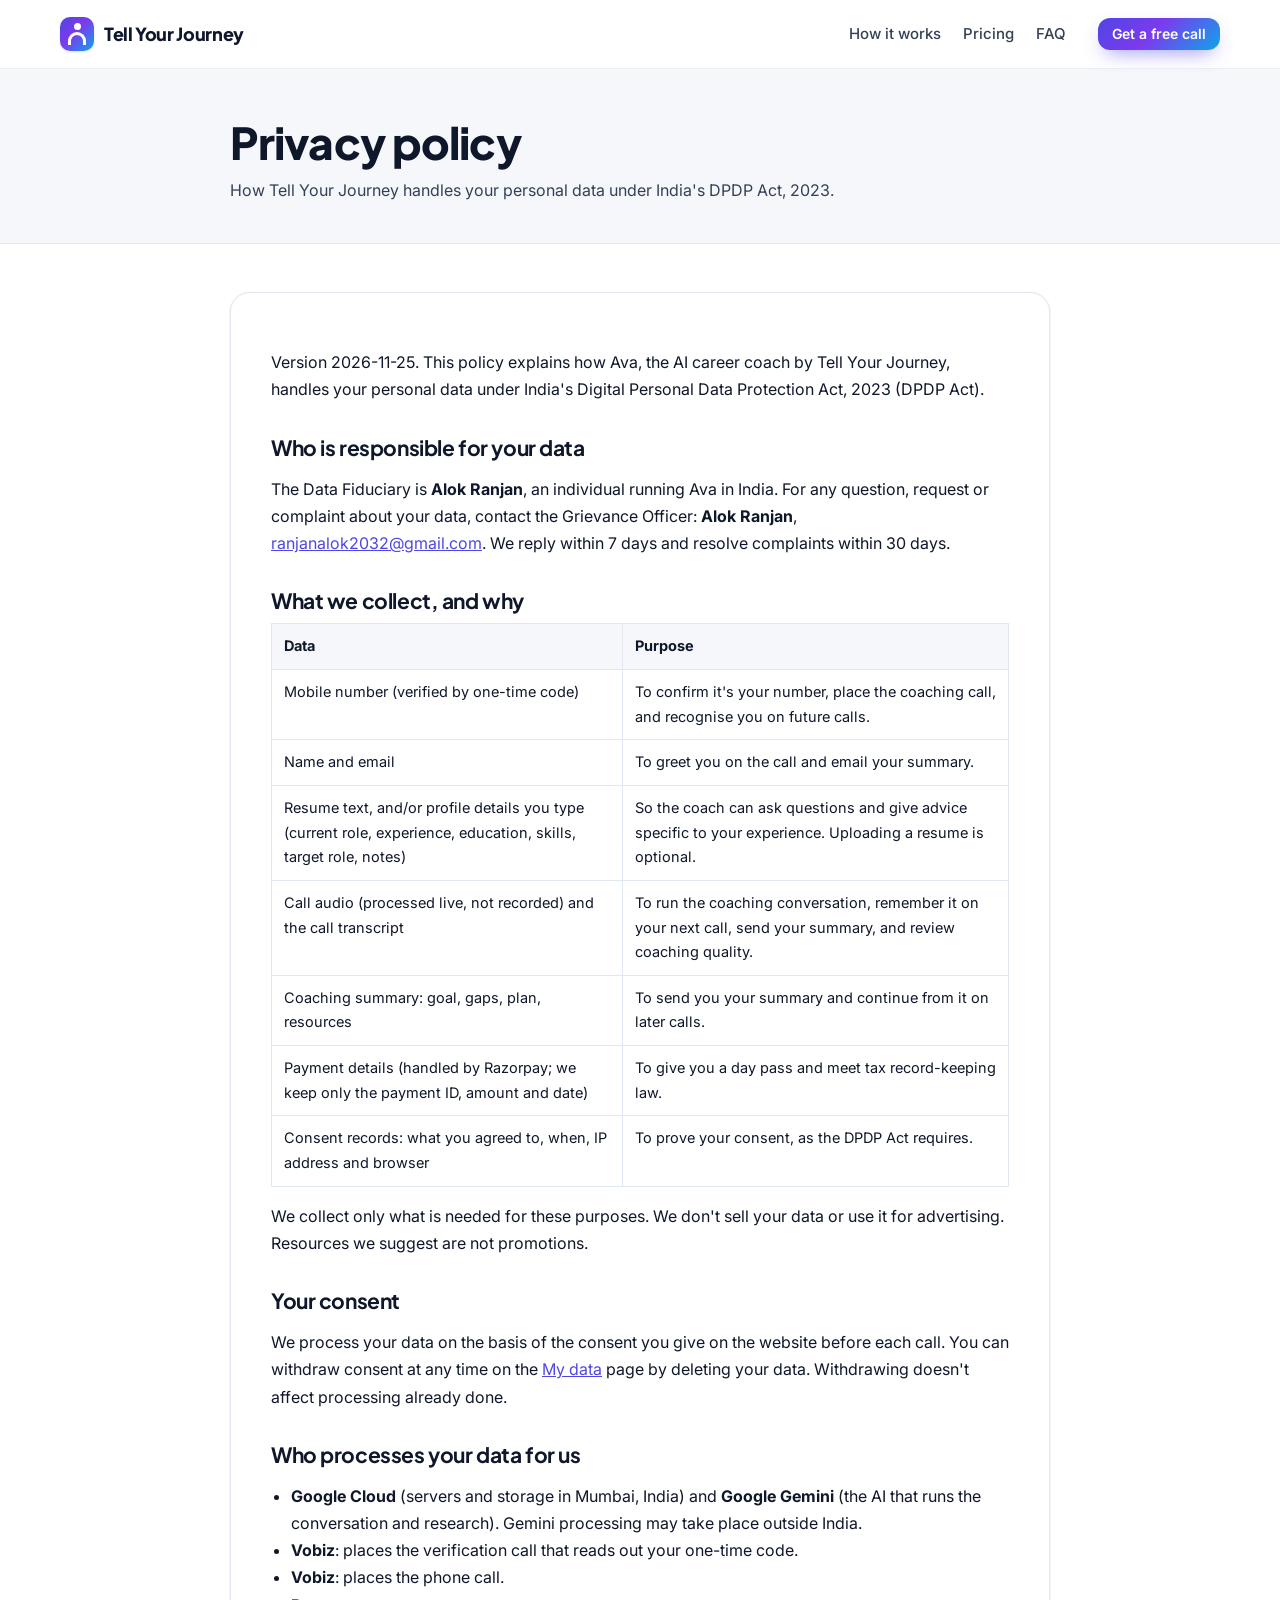
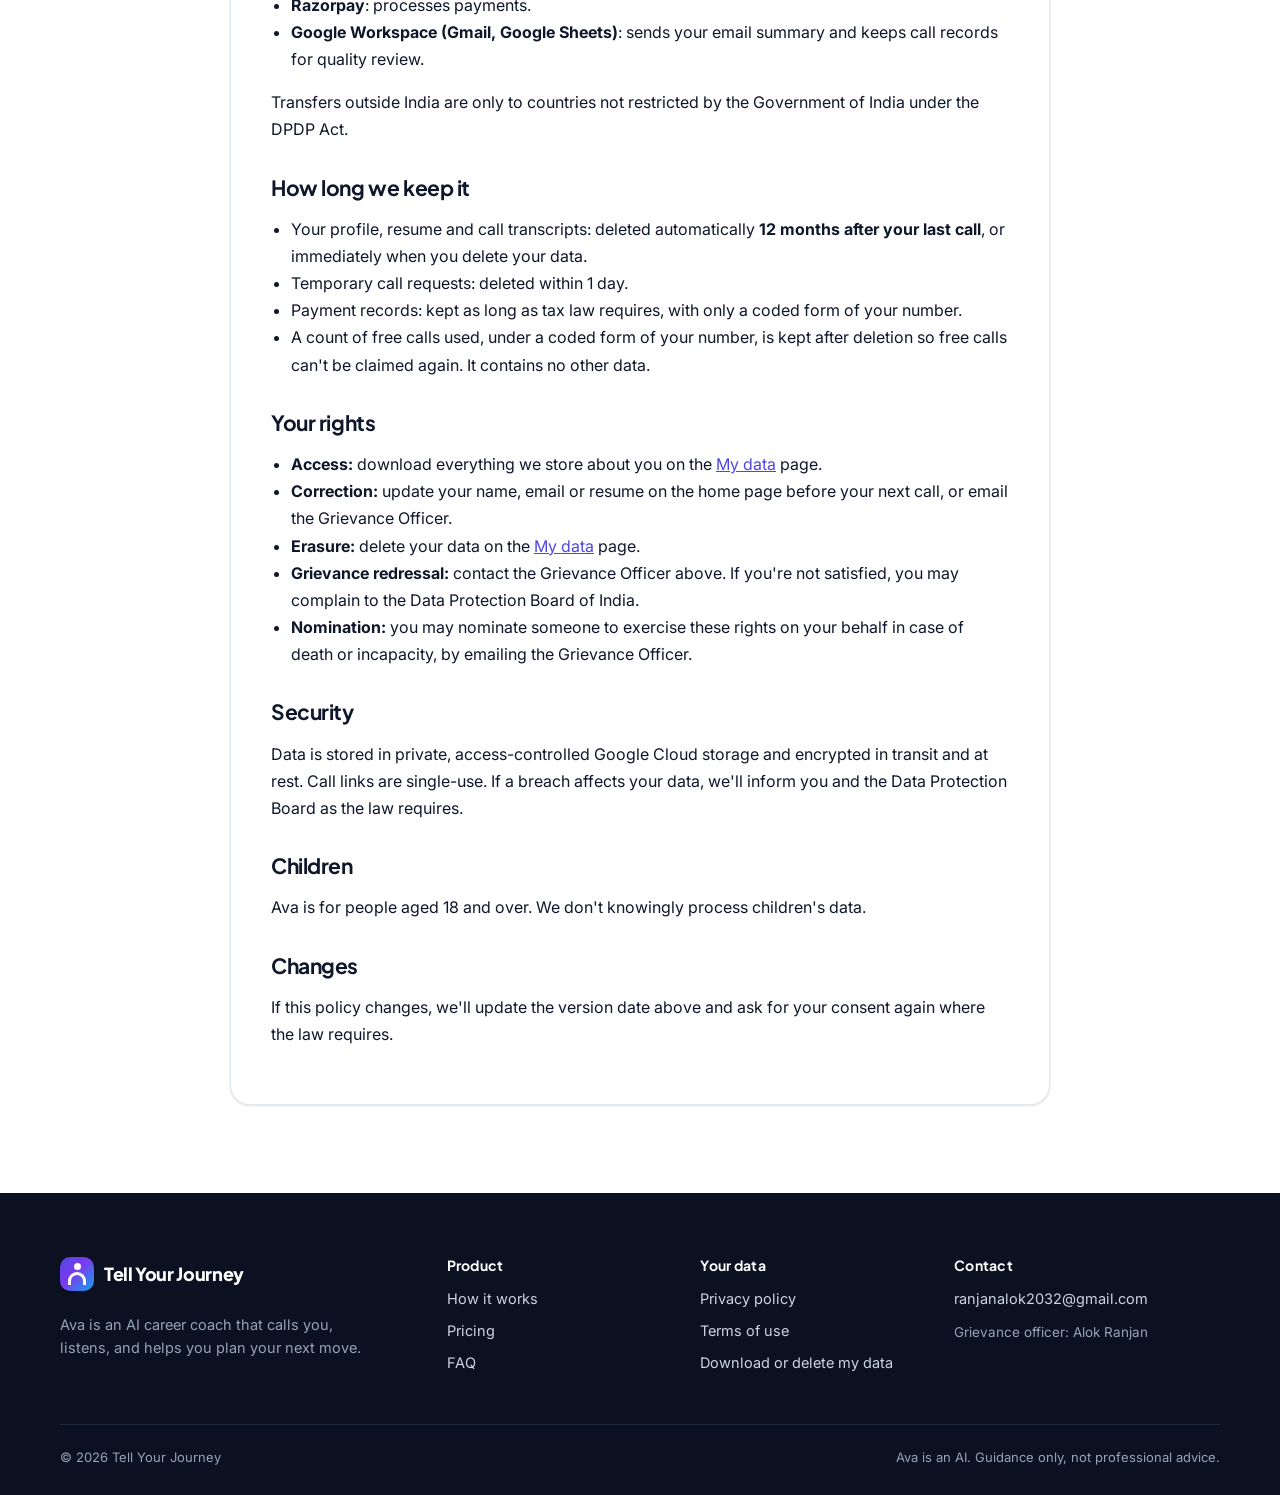
<file: static/privacy.html>
<!DOCTYPE html>
<html lang="en">
<head>
  <meta charset="utf-8">
  <meta name="viewport" content="width=device-width, initial-scale=1">
  <title>Privacy policy · Tell Your Journey</title>
  <link rel="preconnect" href="https://fonts.googleapis.com">
  <link rel="preconnect" href="https://fonts.gstatic.com" crossorigin>
  <link href="https://fonts.googleapis.com/css2?family=Inter:wght@400;500;600;700&family=Plus+Jakarta+Sans:wght@600;700;800&display=swap" rel="stylesheet">
  <link rel="stylesheet" href="/static/style.css">
</head>
<body>
  <header class="site-header">
    <div class="wrap header-inner">
      <a class="brand" href="/" aria-label="Tell Your Journey home"><span class="brand-mark" aria-hidden="true"></span><span class="brand-text">Tell Your Journey</span></a>
      <nav class="nav" aria-label="Main"><a href="/#how">How it works</a><a href="/#pricing">Pricing</a><a href="/#faq">FAQ</a></nav>
      <a class="btn btn-primary btn-sm" href="/#start">Get a free call</a>
    </div>
  </header>
  <section class="page-hero"><div class="wrap narrow"><h1>Privacy policy</h1><p>How Tell Your Journey handles your personal data under India's DPDP Act, 2023.</p></div></section>
  <main class="page"><div class="wrap narrow"><div class="page-card legal">
    <p>Version 2026-11-25. This policy explains how Ava, the AI career coach by Tell Your Journey, handles your personal data under India's Digital Personal Data Protection Act, 2023 (DPDP Act).</p>

    <h2>Who is responsible for your data</h2>
    <p>The Data Fiduciary is <b>Alok Ranjan</b>, an individual running Ava in India. For any question, request or complaint about your data, contact the Grievance Officer: <b>Alok Ranjan</b>, <a href="mailto:ranjanalok2032@gmail.com">ranjanalok2032@gmail.com</a>. We reply within 7 days and resolve complaints within 30 days.</p>

    <h2>What we collect, and why</h2>
    <table>
      <tr><th>Data</th><th>Purpose</th></tr>
      <tr><td>Mobile number (verified by one-time code)</td><td>To confirm it's your number, place the coaching call, and recognise you on future calls.</td></tr>
      <tr><td>Name and email</td><td>To greet you on the call and email your summary.</td></tr>
      <tr><td>Resume text, and/or profile details you type (current role, experience, education, skills, target role, notes)</td><td>So the coach can ask questions and give advice specific to your experience. Uploading a resume is optional.</td></tr>
      <tr><td>Call audio (processed live, not recorded) and the call transcript</td><td>To run the coaching conversation, remember it on your next call, send your summary, and review coaching quality.</td></tr>
      <tr><td>Coaching summary: goal, gaps, plan, resources</td><td>To send you your summary and continue from it on later calls.</td></tr>
      <tr><td>Payment details (handled by Razorpay; we keep only the payment ID, amount and date)</td><td>To give you a day pass and meet tax record-keeping law.</td></tr>
      <tr><td>Consent records: what you agreed to, when, IP address and browser</td><td>To prove your consent, as the DPDP Act requires.</td></tr>
    </table>
    <p>We collect only what is needed for these purposes. We don't sell your data or use it for advertising. Resources we suggest are not promotions.</p>

    <h2>Your consent</h2>
    <p>We process your data on the basis of the consent you give on the website before each call. You can withdraw consent at any time on the <a href="/my-data">My data</a> page by deleting your data. Withdrawing doesn't affect processing already done.</p>

    <h2>Who processes your data for us</h2>
    <ul>
      <li><b>Google Cloud</b> (servers and storage in Mumbai, India) and <b>Google Gemini</b> (the AI that runs the conversation and research). Gemini processing may take place outside India.</li>
      <li><b>Vobiz</b>: places the verification call that reads out your one-time code.</li>
      <li><b>Vobiz</b>: places the phone call.</li>
      <li><b>Razorpay</b>: processes payments.</li>
      <li><b>Google Workspace (Gmail, Google Sheets)</b>: sends your email summary and keeps call records for quality review.</li>
    </ul>
    <p>Transfers outside India are only to countries not restricted by the Government of India under the DPDP Act.</p>

    <h2>How long we keep it</h2>
    <ul>
      <li>Your profile, resume and call transcripts: deleted automatically <b>12 months after your last call</b>, or immediately when you delete your data.</li>
      <li>Temporary call requests: deleted within 1 day.</li>
      <li>Payment records: kept as long as tax law requires, with only a coded form of your number.</li>
      <li>A count of free calls used, under a coded form of your number, is kept after deletion so free calls can't be claimed again. It contains no other data.</li>
    </ul>

    <h2>Your rights</h2>
    <ul>
      <li><b>Access:</b> download everything we store about you on the <a href="/my-data">My data</a> page.</li>
      <li><b>Correction:</b> update your name, email or resume on the home page before your next call, or email the Grievance Officer.</li>
      <li><b>Erasure:</b> delete your data on the <a href="/my-data">My data</a> page.</li>
      <li><b>Grievance redressal:</b> contact the Grievance Officer above. If you're not satisfied, you may complain to the Data Protection Board of India.</li>
      <li><b>Nomination:</b> you may nominate someone to exercise these rights on your behalf in case of death or incapacity, by emailing the Grievance Officer.</li>
    </ul>

    <h2>Security</h2>
    <p>Data is stored in private, access-controlled Google Cloud storage and encrypted in transit and at rest. Call links are single-use. If a breach affects your data, we'll inform you and the Data Protection Board as the law requires.</p>

    <h2>Children</h2>
    <p>Ava is for people aged 18 and over. We don't knowingly process children's data.</p>

    <h2>Changes</h2>
    <p>If this policy changes, we'll update the version date above and ask for your consent again where the law requires.</p>
  </div></div></main>
  <footer class="site-footer">
    <div class="wrap footer-grid">
      <div><a class="brand" href="/"><span class="brand-mark" aria-hidden="true"></span><span class="brand-text">Tell Your Journey</span></a>
        <p class="footer-note">Ava is an AI career coach that calls you, listens, and helps you plan your next move.</p></div>
      <div><h4>Product</h4><a href="/#how">How it works</a><a href="/#pricing">Pricing</a><a href="/#faq">FAQ</a></div>
      <div><h4>Your data</h4><a href="/privacy">Privacy policy</a><a href="/terms">Terms of use</a><a href="/my-data">Download or delete my data</a></div>
      <div><h4>Contact</h4><a href="mailto:ranjanalok2032@gmail.com">ranjanalok2032@gmail.com</a><span class="muted">Grievance officer: Alok Ranjan</span></div>
    </div>
    <div class="wrap footer-bottom"><span>© 2026 Tell Your Journey</span><span>Ava is an AI. Guidance only, not professional advice.</span></div>
  </footer>
</body>
</html>
</file>
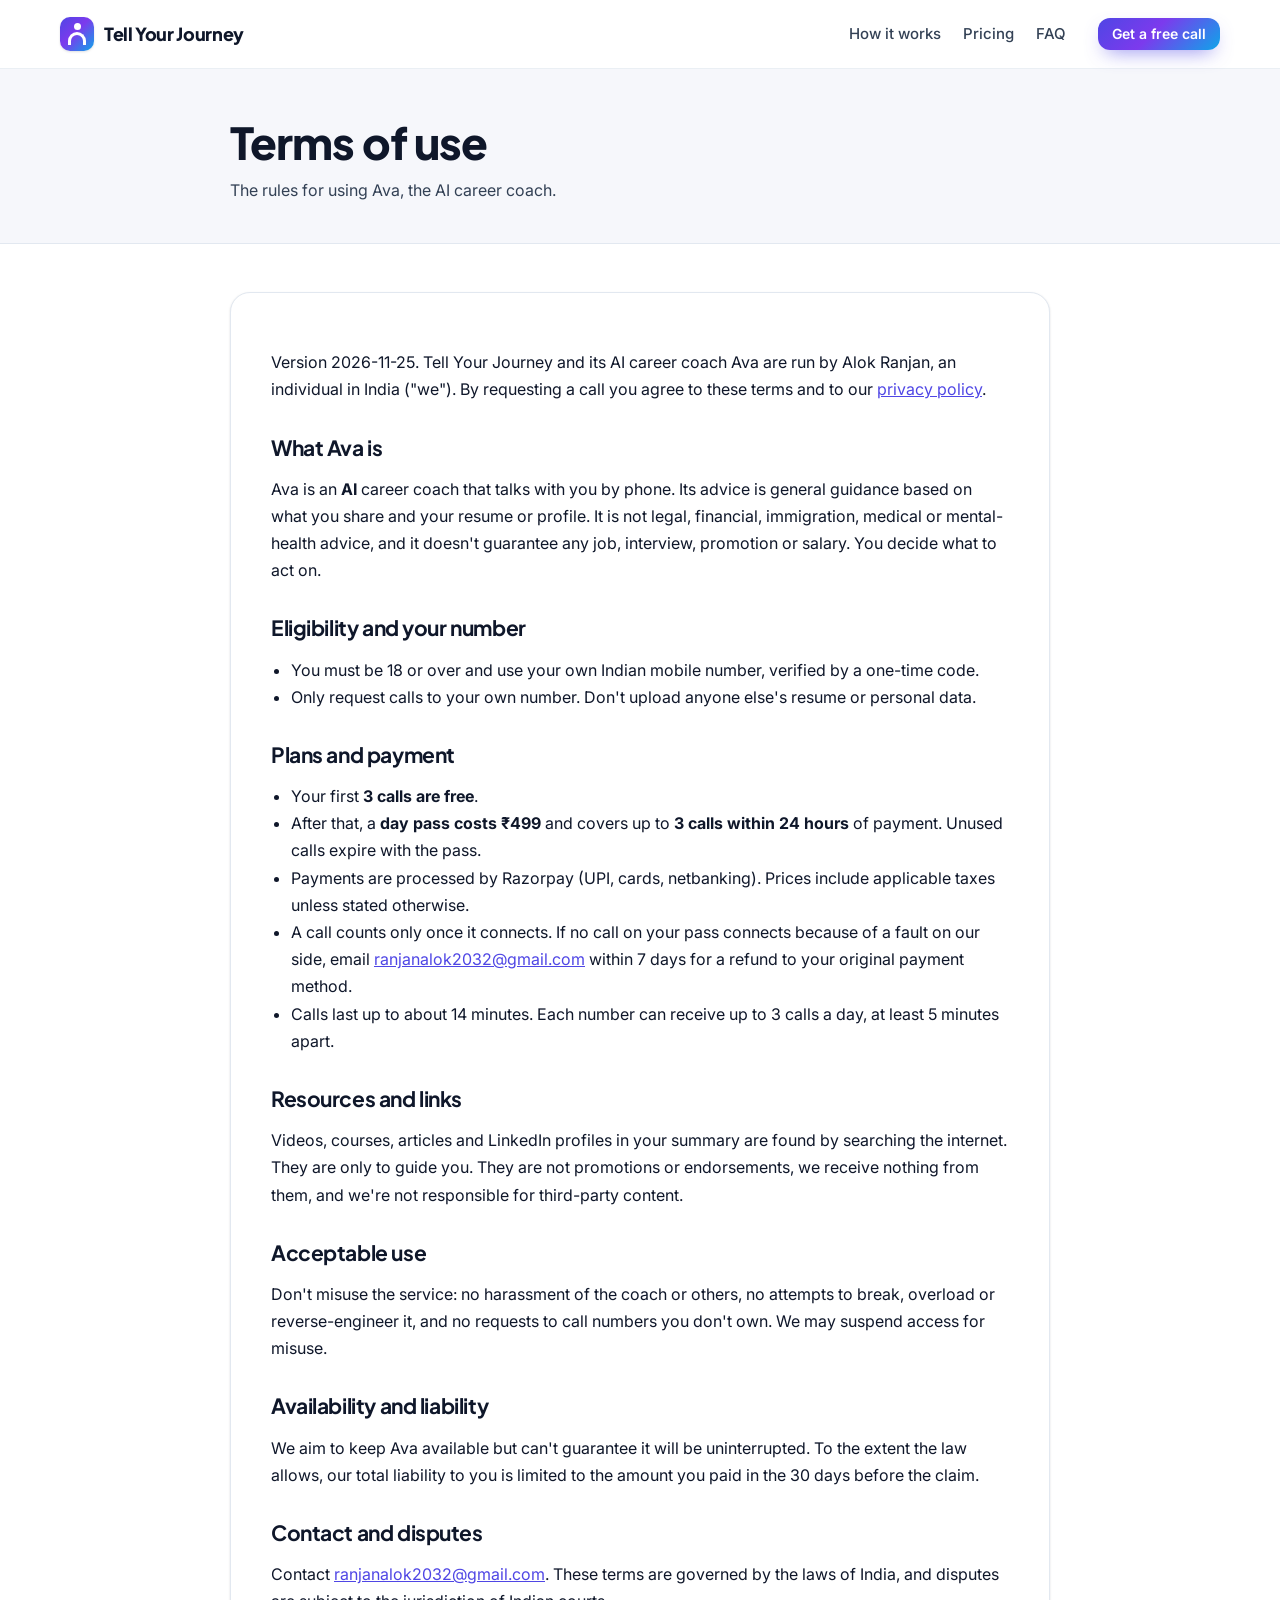
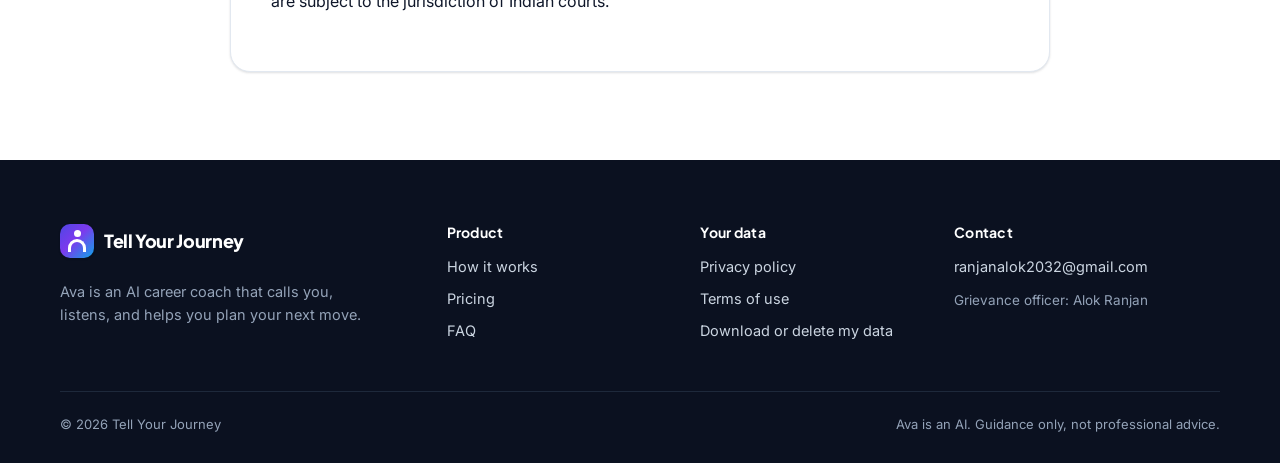
<file: static/terms.html>
<!DOCTYPE html>
<html lang="en">
<head>
  <meta charset="utf-8">
  <meta name="viewport" content="width=device-width, initial-scale=1">
  <title>Terms of use · Tell Your Journey</title>
  <link rel="preconnect" href="https://fonts.googleapis.com">
  <link rel="preconnect" href="https://fonts.gstatic.com" crossorigin>
  <link href="https://fonts.googleapis.com/css2?family=Inter:wght@400;500;600;700&family=Plus+Jakarta+Sans:wght@600;700;800&display=swap" rel="stylesheet">
  <link rel="stylesheet" href="/static/style.css">
</head>
<body>
  <header class="site-header">
    <div class="wrap header-inner">
      <a class="brand" href="/" aria-label="Tell Your Journey home"><span class="brand-mark" aria-hidden="true"></span><span class="brand-text">Tell Your Journey</span></a>
      <nav class="nav" aria-label="Main"><a href="/#how">How it works</a><a href="/#pricing">Pricing</a><a href="/#faq">FAQ</a></nav>
      <a class="btn btn-primary btn-sm" href="/#start">Get a free call</a>
    </div>
  </header>
  <section class="page-hero"><div class="wrap narrow"><h1>Terms of use</h1><p>The rules for using Ava, the AI career coach.</p></div></section>
  <main class="page"><div class="wrap narrow"><div class="page-card legal">
    <p>Version 2026-11-25. Tell Your Journey and its AI career coach Ava are run by Alok Ranjan, an individual in India ("we"). By requesting a call you agree to these terms and to our <a href="/privacy">privacy policy</a>.</p>

    <h2>What Ava is</h2>
    <p>Ava is an <b>AI</b> career coach that talks with you by phone. Its advice is general guidance based on what you share and your resume or profile. It is not legal, financial, immigration, medical or mental-health advice, and it doesn't guarantee any job, interview, promotion or salary. You decide what to act on.</p>

    <h2>Eligibility and your number</h2>
    <ul>
      <li>You must be 18 or over and use your own Indian mobile number, verified by a one-time code.</li>
      <li>Only request calls to your own number. Don't upload anyone else's resume or personal data.</li>
    </ul>

    <h2>Plans and payment</h2>
    <ul>
      <li>Your first <b>3 calls are free</b>.</li>
      <li>After that, a <b>day pass costs ₹499</b> and covers up to <b>3 calls within 24 hours</b> of payment. Unused calls expire with the pass.</li>
      <li>Payments are processed by Razorpay (UPI, cards, netbanking). Prices include applicable taxes unless stated otherwise.</li>
      <li>A call counts only once it connects. If no call on your pass connects because of a fault on our side, email <a href="mailto:ranjanalok2032@gmail.com">ranjanalok2032@gmail.com</a> within 7 days for a refund to your original payment method.</li>
      <li>Calls last up to about 14 minutes. Each number can receive up to 3 calls a day, at least 5 minutes apart.</li>
    </ul>

    <h2>Resources and links</h2>
    <p>Videos, courses, articles and LinkedIn profiles in your summary are found by searching the internet. They are only to guide you. They are not promotions or endorsements, we receive nothing from them, and we're not responsible for third-party content.</p>

    <h2>Acceptable use</h2>
    <p>Don't misuse the service: no harassment of the coach or others, no attempts to break, overload or reverse-engineer it, and no requests to call numbers you don't own. We may suspend access for misuse.</p>

    <h2>Availability and liability</h2>
    <p>We aim to keep Ava available but can't guarantee it will be uninterrupted. To the extent the law allows, our total liability to you is limited to the amount you paid in the 30 days before the claim.</p>

    <h2>Contact and disputes</h2>
    <p>Contact <a href="mailto:ranjanalok2032@gmail.com">ranjanalok2032@gmail.com</a>. These terms are governed by the laws of India, and disputes are subject to the jurisdiction of Indian courts.</p>
  </div></div></main>
  <footer class="site-footer">
    <div class="wrap footer-grid">
      <div><a class="brand" href="/"><span class="brand-mark" aria-hidden="true"></span><span class="brand-text">Tell Your Journey</span></a>
        <p class="footer-note">Ava is an AI career coach that calls you, listens, and helps you plan your next move.</p></div>
      <div><h4>Product</h4><a href="/#how">How it works</a><a href="/#pricing">Pricing</a><a href="/#faq">FAQ</a></div>
      <div><h4>Your data</h4><a href="/privacy">Privacy policy</a><a href="/terms">Terms of use</a><a href="/my-data">Download or delete my data</a></div>
      <div><h4>Contact</h4><a href="mailto:ranjanalok2032@gmail.com">ranjanalok2032@gmail.com</a><span class="muted">Grievance officer: Alok Ranjan</span></div>
    </div>
    <div class="wrap footer-bottom"><span>© 2026 Tell Your Journey</span><span>Ava is an AI. Guidance only, not professional advice.</span></div>
  </footer>
</body>
</html>
</file>
<file: static/style.css>
/* Tell Your Journey · Ava — design system */
:root {
  --ink: #0f172a;
  --ink-2: #334155;
  --muted: #64748b;
  --line: #e2e8f0;
  --bg: #ffffff;
  --tint: #f6f7fb;
  --brand: #4f46e5;
  --brand-2: #0ea5e9;
  --brand-dark: #3730a3;
  --grad: linear-gradient(135deg, #4f46e5 0%, #7c3aed 45%, #0ea5e9 100%);
  --ok: #059669;
  --error: #dc2626;
  --radius: 16px;
  --shadow-sm: 0 1px 2px rgba(15, 23, 42, .06), 0 1px 3px rgba(15, 23, 42, .08);
  --shadow: 0 10px 30px -12px rgba(30, 27, 75, .25);
  --shadow-lg: 0 30px 60px -20px rgba(30, 27, 75, .35);
  --font: "Inter", system-ui, -apple-system, "Segoe UI", Roboto, sans-serif;
  --display: "Plus Jakarta Sans", var(--font);
}

* { box-sizing: border-box; }
/* Class rules like .check { display: flex } would otherwise override the hidden attribute. */
[hidden] { display: none !important; }
html { scroll-behavior: smooth; scroll-padding-top: 80px; }
body { overflow-x: clip; margin: 0; background: var(--bg); color: var(--ink); font: 16px/1.6 var(--font); -webkit-font-smoothing: antialiased; }
h1, h2, h3, h4 { font-family: var(--display); line-height: 1.15; margin: 0; letter-spacing: -.02em; }
a { color: var(--brand); }
img { max-width: 100%; }
.wrap { width: min(1160px, 100% - 40px); margin-inline: auto; }
.narrow { width: min(820px, 100% - 40px); }
.muted { color: var(--muted); }
.grad-text { background: var(--grad); -webkit-background-clip: text; background-clip: text; color: transparent; }

/* ---------- buttons ---------- */
.btn { display: inline-flex; align-items: center; justify-content: center; gap: 8px; border: 0; border-radius: 12px;
  font: 600 15px/1 var(--font); padding: 12px 18px; cursor: pointer; text-decoration: none; position: relative;
  transition: transform .15s ease, box-shadow .2s ease, background .2s ease; }
.btn:focus-visible { outline: 3px solid rgba(79, 70, 229, .35); outline-offset: 2px; }
.btn-primary { background: var(--grad); color: #fff; box-shadow: 0 8px 20px -8px rgba(79, 70, 229, .7); }
.btn-primary:hover { transform: translateY(-1px); box-shadow: 0 12px 28px -10px rgba(79, 70, 229, .8); }
.btn-ghost { background: #fff; color: var(--ink); border: 1px solid var(--line); }
.btn-ghost:hover { border-color: #c7d2fe; background: #f8faff; }
.btn-light { background: #fff; color: var(--brand-dark); }
.btn-link { background: none; color: var(--brand); padding: 8px 0; text-decoration: underline; }
.btn-sm { padding: 9px 14px; font-size: 14px; }
.btn-lg { padding: 15px 22px; font-size: 16px; }
.btn-block { width: 100%; }
.btn:disabled { opacity: .7; cursor: wait; transform: none; }
.spinner { display: none; width: 18px; height: 18px; border: 2px solid rgba(255,255,255,.45); border-top-color: #fff; border-radius: 50%; animation: spin .8s linear infinite; }
.btn.loading .spinner { display: inline-block; }
.btn.loading .btn-label { opacity: .85; }
@keyframes spin { to { transform: rotate(360deg); } }

/* ---------- header ---------- */
.site-header { position: sticky; top: 0; z-index: 50; background: rgba(255,255,255,.78); backdrop-filter: saturate(180%) blur(14px);
  border-bottom: 1px solid rgba(226, 232, 240, .7); }
.header-inner { display: flex; align-items: center; gap: 24px; height: 68px; }
.brand { display: inline-flex; align-items: center; gap: 10px; text-decoration: none; color: var(--ink); }
.brand-mark { width: 34px; height: 34px; border-radius: 10px; background: var(--grad); position: relative; box-shadow: var(--shadow-sm); flex: none; }
.brand-mark::before { content: ""; position: absolute; left: 8px; right: 8px; top: 15px; height: 10px; border: 3px solid #fff; border-bottom: 0; border-radius: 20px 20px 0 0; }
.brand-mark::after { content: ""; position: absolute; width: 7px; height: 7px; background: #fff; border-radius: 50%; left: 13.5px; top: 6px; }
.brand-text { font: 800 18px/1 var(--display); letter-spacing: -.02em; }
.nav { display: flex; gap: 22px; margin-left: auto; }
.nav a { color: var(--ink-2); text-decoration: none; font-weight: 500; font-size: 15px; }
.nav a:hover { color: var(--brand); }
.site-header .btn { margin-left: 8px; }

/* ---------- hero ---------- */
.hero { position: relative; overflow: hidden; padding: 72px 0 88px; isolation: isolate; }
.hero-glow { position: absolute; inset: -30% -10% auto; height: 120%; z-index: -1;
  background: radial-gradient(40% 50% at 20% 20%, rgba(124, 58, 237, .16), transparent 70%),
              radial-gradient(35% 45% at 85% 30%, rgba(14, 165, 233, .18), transparent 70%),
              radial-gradient(30% 40% at 60% 85%, rgba(79, 70, 229, .10), transparent 70%); }
.hero-grid { display: grid; grid-template-columns: 1.1fr .9fr; gap: 56px; align-items: center; }
.eyebrow { display: inline-flex; align-items: center; gap: 8px; padding: 6px 12px; border-radius: 999px; background: #eef2ff;
  color: var(--brand-dark); font: 600 13px/1 var(--font); }
.eyebrow .dot { width: 8px; height: 8px; border-radius: 50%; background: #22c55e; box-shadow: 0 0 0 4px rgba(34,197,94,.2); }
.hero h1 { font-size: clamp(38px, 5.2vw, 62px); font-weight: 800; margin: 18px 0 18px; }
.lead { font-size: 18px; color: var(--ink-2); max-width: 560px; margin: 0 0 28px; }
.hero-cta { display: flex; flex-wrap: wrap; gap: 12px; }
.chips { display: flex; flex-wrap: wrap; gap: 10px; list-style: none; padding: 0; margin: 28px 0 0; }
.chips li { padding: 7px 12px; border-radius: 999px; background: #fff; border: 1px solid var(--line); font-size: 13.5px; color: var(--ink-2); box-shadow: var(--shadow-sm); }
.chips li::before { content: "✓ "; color: var(--ok); font-weight: 700; }

/* phone mock */
.hero-visual { position: relative; display: grid; place-items: center; min-height: 520px; }
.phone { width: 300px; border-radius: 40px; background: linear-gradient(180deg, #1e1b4b, #0f172a 70%); padding: 14px 16px 22px;
  box-shadow: var(--shadow-lg), inset 0 0 0 2px rgba(255,255,255,.06); color: #fff; animation: floaty 6s ease-in-out infinite; }
.phone-top { display: flex; justify-content: center; padding: 4px 0 18px; }
.phone-notch { width: 90px; height: 22px; background: #000; border-radius: 12px; }
.caller { text-align: center; }
.avatar { position: relative; width: 84px; height: 84px; margin: 6px auto 12px; border-radius: 50%; background: var(--grad); display: grid; place-items: center;
  font: 800 34px/1 var(--display); }
.ring { position: absolute; inset: 0; border-radius: 50%; border: 2px solid rgba(165, 180, 252, .6); animation: ripple 2.4s ease-out infinite; }
.ring.r2 { animation-delay: 1.2s; }
.caller-name { font: 700 20px/1.2 var(--display); }
.caller-sub { font-size: 13px; color: #c7d2fe; }
.wave { display: flex; justify-content: center; gap: 4px; height: 28px; align-items: center; margin: 14px 0 10px; }
.wave i { width: 4px; height: 6px; border-radius: 4px; background: #a5b4fc; animation: wave 1.1s ease-in-out infinite; }
.wave i:nth-child(2) { animation-delay: .1s } .wave i:nth-child(3) { animation-delay: .2s } .wave i:nth-child(4) { animation-delay: .3s }
.wave i:nth-child(5) { animation-delay: .4s } .wave i:nth-child(6) { animation-delay: .5s } .wave i:nth-child(7) { animation-delay: .6s }
.bubbles { display: grid; gap: 8px; margin-top: 6px; }
.bubble { font-size: 12.5px; line-height: 1.45; padding: 9px 12px; border-radius: 14px; max-width: 88%; opacity: 0; animation: pop .5s ease forwards; }
.bubble.coach { background: rgba(255,255,255,.1); border: 1px solid rgba(255,255,255,.1); justify-self: start; border-bottom-left-radius: 4px; }
.bubble.user { background: #4f46e5; justify-self: end; border-bottom-right-radius: 4px; }
.bubble:nth-child(1) { animation-delay: .6s } .bubble:nth-child(2) { animation-delay: 1.8s } .bubble:nth-child(3) { animation-delay: 3s }
.example-tag { margin-top: 12px; text-align: center; font-size: 11px; color: #94a3b8; letter-spacing: .04em; text-transform: uppercase; }
.float-card { position: absolute; display: grid; gap: 2px; padding: 12px 14px; border-radius: 14px; background: #fff; box-shadow: var(--shadow);
  border: 1px solid var(--line); font-size: 13px; color: var(--ink-2); animation: floaty 7s ease-in-out infinite; }
.float-card b { color: var(--ink); font-family: var(--display); }
.fc-1 { left: -10px; top: 60px; animation-delay: -2s; }
.fc-2 { left: -40px; top: 150px; animation-delay: -4s; }

/* ---------- sections ---------- */
.section { padding: 96px 0; }
.section-tint { background: var(--tint); }
.section-head { text-align: center; max-width: 720px; margin: 0 auto 48px; }
.kicker { display: inline-block; font: 700 13px/1 var(--font); letter-spacing: .08em; text-transform: uppercase; color: var(--brand); margin-bottom: 12px; }
.section h2 { font-size: clamp(28px, 3.4vw, 42px); font-weight: 800; }
.section h2 em { font-style: normal; background: var(--grad); -webkit-background-clip: text; background-clip: text; color: transparent; }

.steps { list-style: none; padding: 0; margin: 0; display: grid; grid-template-columns: repeat(3, 1fr); gap: 22px; }
.step { position: relative; padding: 28px; border-radius: var(--radius); background: #fff; border: 1px solid var(--line); box-shadow: var(--shadow-sm); }
.step-no { display: inline-grid; place-items: center; width: 40px; height: 40px; border-radius: 12px; background: #eef2ff; color: var(--brand-dark);
  font: 800 18px/1 var(--display); margin-bottom: 16px; }
.step h3 { font-size: 20px; margin-bottom: 8px; }
.step p { color: var(--muted); margin: 0; }

.cards { display: grid; grid-template-columns: repeat(3, 1fr); gap: 20px; }
.card { background: #fff; border: 1px solid var(--line); border-radius: var(--radius); padding: 26px; box-shadow: var(--shadow-sm);
  transition: transform .2s ease, box-shadow .2s ease, border-color .2s ease; }
.card:hover { transform: translateY(-4px); box-shadow: var(--shadow); border-color: #c7d2fe; }
.feature .icon { width: 48px; height: 48px; display: grid; place-items: center; border-radius: 14px; background: linear-gradient(135deg, #eef2ff, #e0f2fe); font-size: 22px; margin-bottom: 16px; }
.feature h3 { font-size: 18px; margin-bottom: 8px; }
.feature p { color: var(--muted); margin: 0; font-size: 15px; }

/* ---------- start / form ---------- */
.start { background: radial-gradient(60% 60% at 0% 0%, rgba(79,70,229,.07), transparent 60%), radial-gradient(50% 50% at 100% 100%, rgba(14,165,233,.08), transparent 60%); }
.start-grid { display: grid; grid-template-columns: .85fr 1.15fr; gap: 48px; align-items: start; }
.start-copy p { color: var(--ink-2); font-size: 17px; }
.start-copy h2 { margin-bottom: 14px; }
.plan-pill { display: inline-block; padding: 8px 14px; border-radius: 999px; background: #ecfdf5; color: #047857; font-weight: 600; font-size: 14px; border: 1px solid #a7f3d0; }
.checklist { list-style: none; padding: 0; margin: 18px 0 0; display: grid; gap: 10px; }
.checklist li { padding-left: 28px; position: relative; color: var(--ink-2); }
.checklist li::before { content: "✓"; position: absolute; left: 0; top: 2px; width: 20px; height: 20px; border-radius: 50%; background: #eef2ff; color: var(--brand); font-size: 12px; font-weight: 800; display: grid; place-items: center; }

.form-card { background: #fff; border-radius: 20px; padding: 28px; border: 1px solid var(--line); box-shadow: var(--shadow-lg); }
form { display: grid; gap: 18px; }
.field { display: grid; gap: 7px; }
.field-row { display: grid; grid-template-columns: 1fr 1fr; gap: 14px; }
label, .label { font-weight: 600; font-size: 14px; color: var(--ink); }
.opt { font-weight: 400; color: var(--muted); }
input, textarea, select { font: inherit; font-weight: 400; color: var(--ink); width: 100%; padding: 12px 14px; border: 1px solid #cbd5e1; border-radius: 12px; background: #fff;
  transition: border-color .15s ease, box-shadow .15s ease; }
textarea { resize: vertical; min-height: 84px; }
input:focus, textarea:focus { outline: none; border-color: var(--brand); box-shadow: 0 0 0 4px rgba(79, 70, 229, .14); }
input::placeholder, textarea::placeholder { color: #94a3b8; }
.phone-input { display: flex; align-items: stretch; border: 1px solid #cbd5e1; border-radius: 12px; overflow: hidden; transition: border-color .15s, box-shadow .15s; }
.phone-input:focus-within { border-color: var(--brand); box-shadow: 0 0 0 4px rgba(79, 70, 229, .14); }
.phone-input .prefix { display: grid; place-items: center; padding: 0 12px; background: #f1f5f9; color: var(--ink-2); font-weight: 600; border-right: 1px solid #cbd5e1; }
.phone-input input { border: 0; border-radius: 0; box-shadow: none !important; }
.verified { font-size: 13.5px; color: var(--ok); font-weight: 600; }

.segmented { display: grid; grid-template-columns: 1fr 1fr; padding: 4px; background: #f1f5f9; border-radius: 12px; gap: 4px; }
.seg { border: 0; background: transparent; padding: 10px; border-radius: 9px; font: 600 14px/1.2 var(--font); color: var(--ink-2); cursor: pointer; transition: background .15s, color .15s, box-shadow .15s; }
.seg.active { background: #fff; color: var(--brand-dark); box-shadow: var(--shadow-sm); }
.tab-panel { margin-top: 12px; display: grid; gap: 14px; animation: fade .25s ease; }
.dropzone { position: relative; display: grid; justify-items: center; gap: 6px; text-align: center; padding: 26px 18px; border: 2px dashed #c7d2fe; border-radius: 14px;
  background: #fafaff; cursor: pointer; transition: background .15s, border-color .15s, transform .15s; font-weight: 400; }
.dropzone:hover, .dropzone.drag { background: #eef2ff; border-color: var(--brand); }
.dropzone.drag { transform: scale(1.01); }
.dropzone.has-file { border-style: solid; border-color: #a7f3d0; background: #f0fdf4; }
.dropzone input { position: absolute; width: 1px; height: 1px; opacity: 0; pointer-events: none; }
.dz-icon { width: 44px; height: 44px; display: grid; place-items: center; border-radius: 12px; background: #fff; box-shadow: var(--shadow-sm); font-size: 20px; color: var(--brand); }
.dz-title { font-weight: 600; color: var(--ink); }
.dz-sub { font-size: 13px; color: var(--muted); }
.check { display: flex; gap: 12px; align-items: flex-start; font-weight: 400; font-size: 13.5px; color: var(--ink-2); line-height: 1.5; }
.check input { width: 18px; height: 18px; margin-top: 2px; flex: none; accent-color: var(--brand); padding: 0; }
.status { margin: 0; min-height: 1.3em; font-size: 14px; color: var(--muted); }
.status.error { color: var(--error); }
.fine { font-size: 12.5px; color: var(--muted); margin: 0; text-align: center; }

.panel { display: grid; gap: 14px; text-align: center; animation: fade .25s ease; }
.panel h3 { font-size: 22px; }
.panel p { margin: 0; color: var(--ink-2); }
.panel-icon { width: 56px; height: 56px; margin: 0 auto; display: grid; place-items: center; border-radius: 16px; background: #eef2ff; font-size: 26px; }
.otp-input { text-align: center; font: 700 28px/1 var(--display); letter-spacing: .5em; padding: 14px; }

/* calling */
.call-card { text-align: center; display: grid; gap: 18px; }
.call-visual { display: grid; place-items: center; padding: 16px 0 4px; }
.orb { position: relative; width: 120px; height: 120px; border-radius: 50%; background: var(--grad); display: grid; place-items: center; color: #fff;
  font: 800 44px/1 var(--display); box-shadow: var(--shadow); }
.orb::before, .orb::after { content: ""; position: absolute; inset: 0; border-radius: 50%; border: 2px solid rgba(79, 70, 229, .35); opacity: 0; }
.orb.ringing::before, .orb.ringing::after, .orb.speaking::before, .orb.speaking::after { animation: ripple 2s ease-out infinite; }
.orb.ringing::after, .orb.speaking::after { animation-delay: 1s; }
.orb.speaking { animation: breathe 1.6s ease-in-out infinite; }
.orb.done { background: linear-gradient(135deg, #059669, #10b981); }
.call-status { margin: 0; font: 600 18px/1.4 var(--display); color: var(--ink); }
.call-status.error { color: var(--error); }
.timeline { list-style: none; padding: 0; margin: 0 auto; display: grid; gap: 10px; text-align: left; width: min(320px, 100%); }
.timeline li { position: relative; padding-left: 34px; color: var(--muted); font-weight: 500; }
.timeline li::before { content: ""; position: absolute; left: 0; top: 2px; width: 20px; height: 20px; border-radius: 50%; border: 2px solid #cbd5e1; background: #fff; }
.timeline li.active { color: var(--ink); }
.timeline li.active::before { border-color: var(--brand); box-shadow: 0 0 0 4px rgba(79,70,229,.15); animation: pulse 1.6s infinite; }
.timeline li.done { color: var(--ink-2); }
.timeline li.done::before { content: "✓"; display: grid; place-items: center; color: #fff; font-size: 12px; font-weight: 800; background: var(--ok); border-color: var(--ok); }

/* ---------- pricing ---------- */
.pricing { display: grid; grid-template-columns: repeat(2, minmax(0, 380px)); justify-content: center; gap: 24px; }
.price-card { position: relative; background: #fff; border: 1px solid var(--line); border-radius: 20px; padding: 30px; display: grid; gap: 12px; box-shadow: var(--shadow-sm); align-content: start; }
.price-card.featured { border: 2px solid transparent; background: linear-gradient(#fff, #fff) padding-box, var(--grad) border-box; box-shadow: var(--shadow); }
.price-card h3 { font-size: 20px; }
.price { display: flex; align-items: baseline; gap: 6px; }
.amount { font: 800 44px/1 var(--display); }
.per { color: var(--muted); }
.price-sub { margin: 0; color: var(--ink-2); }
.price-card .checklist { margin: 4px 0 10px; }
.badge { position: absolute; top: -12px; right: 20px; padding: 5px 10px; border-radius: 999px; background: var(--grad); color: #fff; font: 700 12px/1 var(--font); }

/* ---------- FAQ ---------- */
.faq { display: grid; gap: 12px; }
.faq details { background: #fff; border: 1px solid var(--line); border-radius: 14px; padding: 4px 20px; transition: border-color .2s, box-shadow .2s; }
.faq details[open] { border-color: #c7d2fe; box-shadow: var(--shadow-sm); }
.faq summary { cursor: pointer; list-style: none; padding: 16px 0; font: 600 17px/1.4 var(--display); display: flex; justify-content: space-between; gap: 16px; }
.faq summary::-webkit-details-marker { display: none; }
.faq summary::after { content: "+"; font-size: 22px; line-height: 1; color: var(--brand); transition: transform .2s; }
.faq details[open] summary::after { transform: rotate(45deg); }
.faq details p { margin: 0 0 18px; color: var(--ink-2); }

/* ---------- CTA band ---------- */
.cta-band { padding: 0 0 96px; }
.cta-inner { display: flex; align-items: center; justify-content: space-between; gap: 24px; padding: 44px 48px; border-radius: 24px; background: var(--grad); color: #fff; box-shadow: var(--shadow-lg); }
.cta-inner h2 { font-size: clamp(24px, 3vw, 34px); font-weight: 800; }

/* ---------- footer ---------- */
.site-footer { background: #0b1120; color: #cbd5e1; padding: 64px 0 28px; }
.footer-grid { display: grid; grid-template-columns: 1.6fr 1fr 1fr 1.2fr; gap: 32px; }
.site-footer .brand { color: #fff; }
.footer-note { color: #94a3b8; max-width: 320px; margin: 14px 0 0; font-size: 14.5px; }
.site-footer h4 { color: #fff; font-size: 14px; margin-bottom: 14px; letter-spacing: .02em; }
.site-footer a:not(.brand) { display: block; color: #cbd5e1; text-decoration: none; font-size: 14.5px; margin-bottom: 9px; }
.site-footer a:not(.brand):hover { color: #fff; }
.site-footer .muted { color: #94a3b8; font-size: 13.5px; }
.footer-bottom { display: flex; justify-content: space-between; flex-wrap: wrap; gap: 12px; border-top: 1px solid #1e293b; margin-top: 40px; padding-top: 22px; font-size: 13px; color: #94a3b8; }

/* ---------- legal / data pages ---------- */
.page { padding: 48px 0 88px; }
.page-card { background: #fff; border: 1px solid var(--line); border-radius: 20px; padding: 40px; box-shadow: var(--shadow-sm); }
.page-hero { background: var(--tint); border-bottom: 1px solid var(--line); padding: 48px 0 40px; }
.page-hero h1 { font-size: clamp(30px, 4vw, 44px); font-weight: 800; }
.page-hero p { color: var(--ink-2); margin: 10px 0 0; }
.legal { line-height: 1.7; }
.legal h2 { font-size: 21px; margin: 32px 0 10px; }
.legal h2:first-child { margin-top: 0; }
.legal ul { padding-left: 20px; }
.legal table { border-collapse: collapse; width: 100%; font-size: 14.5px; }
.legal th, .legal td { border: 1px solid var(--line); padding: 10px 12px; text-align: left; vertical-align: top; }
.legal th { background: var(--tint); }
.data-actions { display: grid; gap: 14px; max-width: 460px; }
.btn-danger { background: #fff; color: var(--error); border: 1px solid #fecaca; }
.btn-danger:hover { background: #fef2f2; }

/* ---------- motion ---------- */
/* Only hide for the fade-in when JavaScript runs; a timer in the page reveals everything regardless. */
.js .reveal { opacity: 0; transform: translateY(18px); transition: opacity .7s ease, transform .7s ease; }
.js .reveal.in { opacity: 1; transform: none; }
@keyframes ripple { from { transform: scale(1); opacity: .8; } to { transform: scale(1.8); opacity: 0; } }
@keyframes wave { 0%, 100% { height: 6px; } 50% { height: 26px; } }
@keyframes floaty { 0%, 100% { transform: translateY(0); } 50% { transform: translateY(-10px); } }
@keyframes pop { from { opacity: 0; transform: translateY(8px) scale(.98); } to { opacity: 1; transform: none; } }
@keyframes pulse { 50% { box-shadow: 0 0 0 7px rgba(79,70,229,0); } }
@keyframes breathe { 50% { transform: scale(1.05); } }
@keyframes fade { from { opacity: 0; transform: translateY(6px); } to { opacity: 1; transform: none; } }
@media (prefers-reduced-motion: reduce) {
  *, *::before, *::after { animation: none !important; transition: none !important; }
  .reveal { opacity: 1; transform: none; }
  .bubble { opacity: 1; }
  html { scroll-behavior: auto; }
}

/* ---------- responsive ---------- */
@media (max-width: 960px) {
  .hero-grid, .start-grid { grid-template-columns: 1fr; }
  .hero-visual { min-height: 480px; }
  .steps, .cards { grid-template-columns: 1fr 1fr; }
  .footer-grid { grid-template-columns: 1fr 1fr; }
  .nav { display: none; }
  .site-header .btn { margin-left: auto; }
}
@media (max-width: 640px) {
  .hero { padding: 40px 0 56px; }
  .section { padding: 64px 0; }
  .steps, .cards, .pricing, .field-row { grid-template-columns: 1fr; }
  .float-card { display: none; }
  .form-card, .page-card { padding: 20px; }
  .cta-inner { flex-direction: column; text-align: center; padding: 32px 22px; }
  .footer-grid { grid-template-columns: 1fr; }
  .brand-text { font-size: 16px; }
}
</file>
